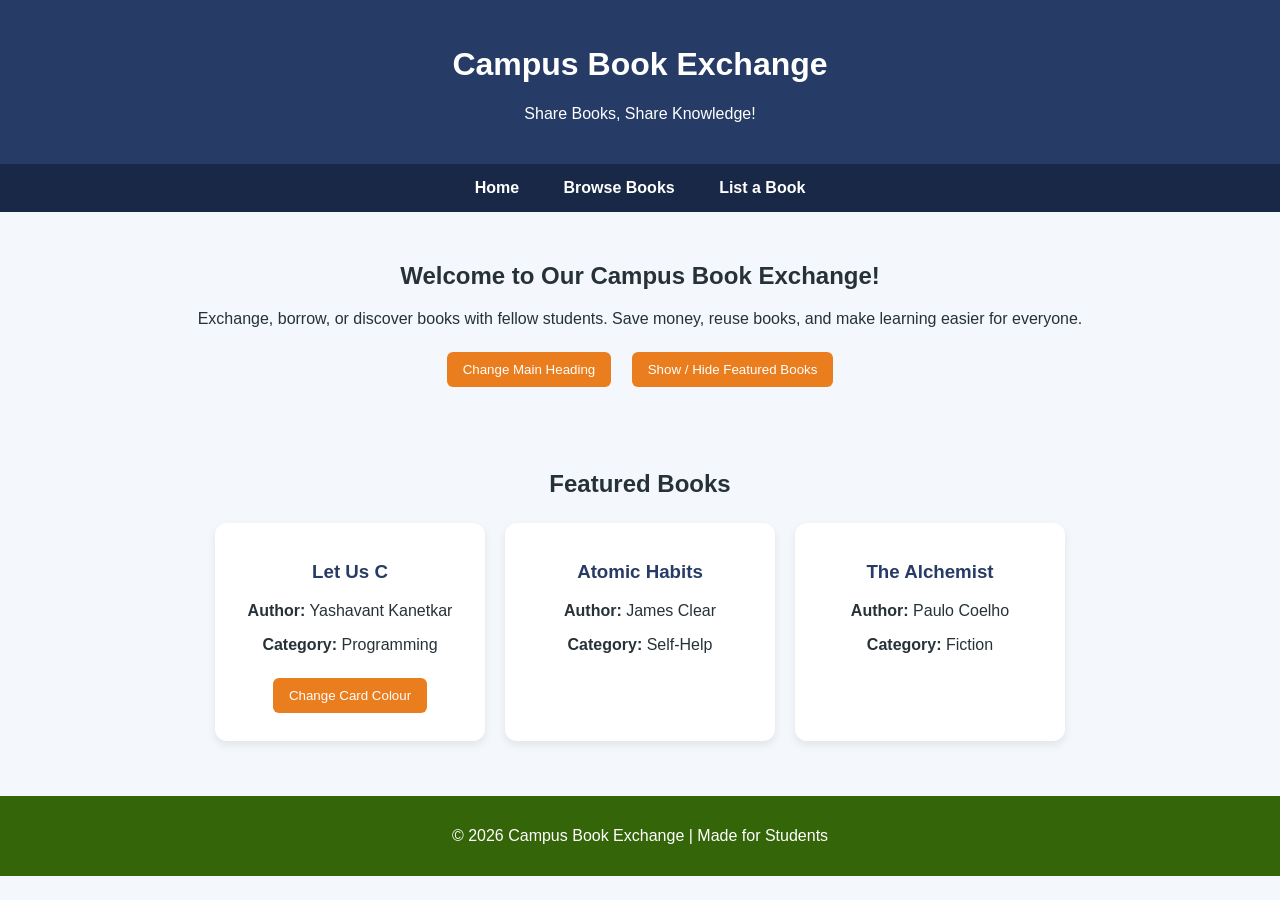
<file: index.html>
<!DOCTYPE html>
<html lang="en">
<head>
    <meta charset="UTF-8">
    <meta name="viewport" content="width=device-width, initial-scale=1.0">
    <title>Campus Book Exchange</title>

    <style>
        body {
            font-family: Arial, sans-serif;
            margin: 0;
            background-color: #f4f7fb;
            color: #263238;
        }

        header {
            background-color: #263b65;
            color: white;
            text-align: center;
            padding: 25px;
        }

        nav {
            background-color: #182846;
            padding: 15px;
            text-align: center;
        }

        nav a {
            color: white;
            text-decoration: none;
            margin: 0 20px;
            font-weight: bold;
        }

        nav a:hover {
            color: #ffd166;
        }

        .welcome {
            text-align: center;
            padding: 30px 15px;
        }

        button {
            padding: 10px 16px;
            margin: 8px;
            border: none;
            border-radius: 6px;
            background-color: #ea7d1d;
            color: white;
            cursor: pointer;
        }

        button:hover {
            background-color: #e78db8;
        }

        .books-section {
            padding: 25px;
            text-align: center;
        }

        .book-container {
            display: flex;
            justify-content: center;
            flex-wrap: wrap;
            gap: 20px;
            margin-top: 25px;
        }

        .book-card {
            background-color: white;
            width: 230px;
            padding: 20px;
            border-radius: 12px;
            box-shadow: 0 4px 10px #00000015;
            transition: 0.3s;
        }

        .book-card:hover {
            transform: translateY(-5px);
        }

        .book-card h3 {
            color: #263b65;
        }

        .highlight {
            background-color: #ffe8a3;
        }

        .hidden {
            display: none;
        }

        footer {
            text-align: center;
            background-color: #346508;
            color: white;
            padding: 15px;
            margin-top: 30px;
        }
    </style>
</head>

<body>

    <header>
        <h1 id="mainHeading">Campus Book Exchange</h1>
        <p>Share Books, Share Knowledge!</p>
    </header>

    <nav>
        <a href="index.html">Home</a>
        <a href="browse.html">Browse Books</a>
        <a href="list.html">List a Book</a>
    </nav>

    <section class="welcome">
        <h2>Welcome to Our Campus Book Exchange!</h2>

        <p>
            Exchange, borrow, or discover books with fellow students.
            Save money, reuse books, and make learning easier for everyone.
        </p>

        <button onclick="changeHeading()">
            Change Main Heading
        </button>

        <button onclick="toggleBooks()">
            Show / Hide Featured Books
        </button>
    </section>

    <section id="featuredBooks" class="books-section">
        <h2>Featured Books</h2>

        <div class="book-container">

            <div class="book-card" id="book1">
                <h3>Let Us C</h3>
                <p><b>Author:</b> Yashavant Kanetkar</p>
                <p><b>Category:</b> Programming</p>
                <button onclick="changeCardColor()">
                    Change Card Colour
                </button>
            </div>

            <div class="book-card">
                <h3>Atomic Habits</h3>
                <p><b>Author:</b> James Clear</p>
                <p><b>Category:</b> Self-Help</p>
            </div>

            <div class="book-card">
                <h3>The Alchemist</h3>
                <p><b>Author:</b> Paulo Coelho</p>
                <p><b>Category:</b> Fiction</p>
            </div>

        </div>
    </section>

    <footer>
        <p>© 2026 Campus Book Exchange | Made for Students</p>
    </footer>

    <script>
        function changeHeading() {
            document.getElementById("mainHeading").textContent =
                "Welcome to Your Reading Community!";
        }

        function changeCardColor() {
            document.getElementById("book1").classList.toggle("highlight");
        }

        function toggleBooks() {
            document.getElementById("featuredBooks").classList.toggle("hidden");
        }
    </script>

</body>
</html>
</file>
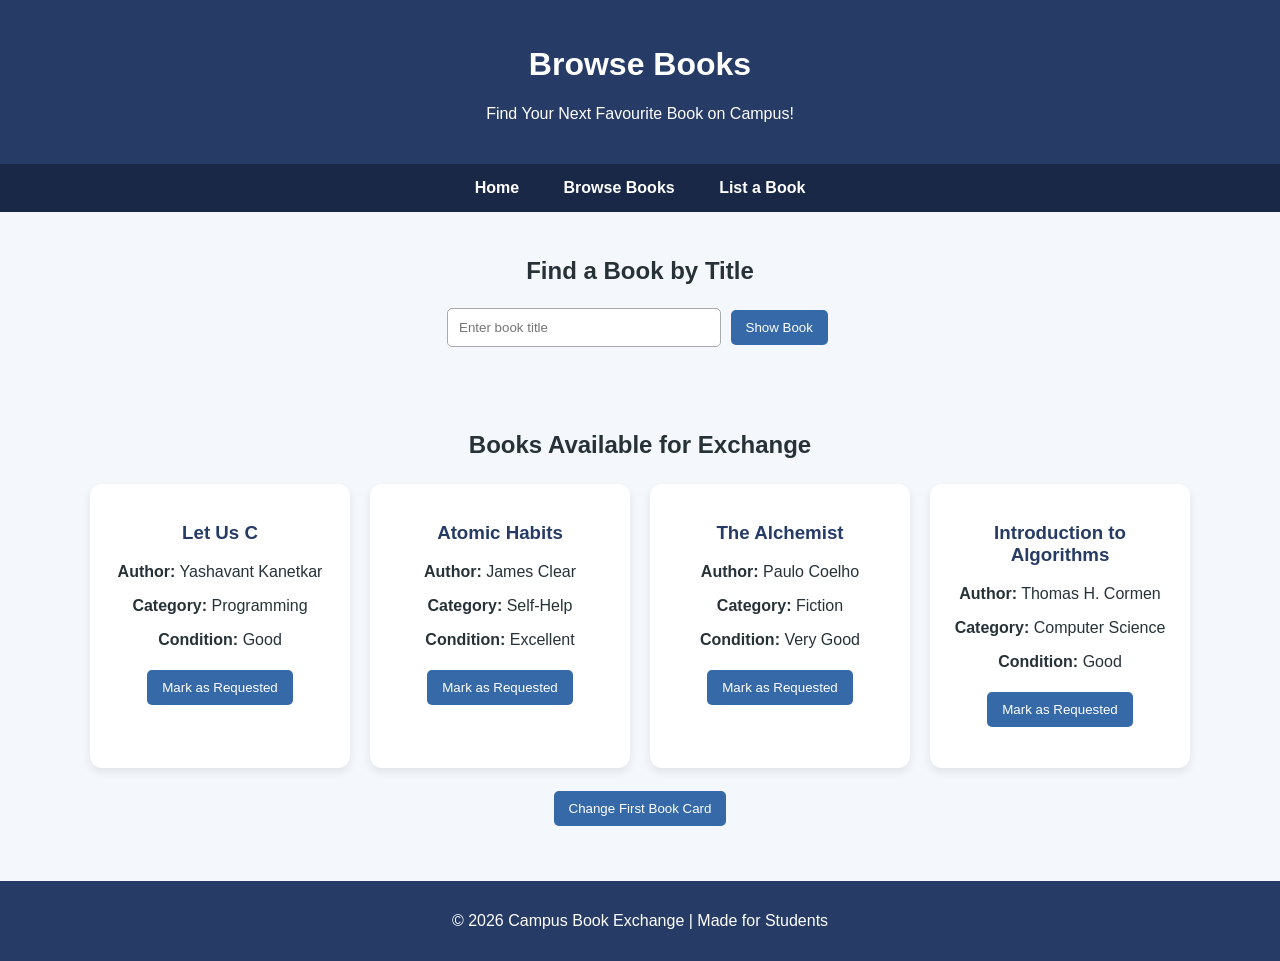
<file: books.html>
<!DOCTYPE html>
<html lang="en">
<head>
    <meta charset="UTF-8">
    <meta name="viewport" content="width=device-width, initial-scale=1.0">
    <title>Browse Books - Campus Book Exchange</title>

    <style>
        body {
            font-family: Arial, sans-serif;
            margin: 0;
            background-color: #f4f7fb;
            color: #263238;
        }

        header {
            background-color: #263b65;
            color: white;
            text-align: center;
            padding: 25px;
        }

        nav {
            background-color: #182846;
            padding: 15px;
            text-align: center;
        }

        nav a {
            color: white;
            text-decoration: none;
            margin: 0 20px;
            font-weight: bold;
        }

        nav a:hover {
            color: #ffd166;
        }

        .search-section {
            text-align: center;
            padding: 25px;
        }

        input {
            padding: 11px;
            width: 250px;
            max-width: 80%;
            border: 1px solid #aaa;
            border-radius: 5px;
        }

        button {
            padding: 10px 15px;
            margin: 5px;
            border: none;
            border-radius: 5px;
            background-color: #3569a8;
            color: white;
            cursor: pointer;
        }

        button:hover {
            background-color: #244a78;
        }

        .books-section {
            padding: 20px;
            text-align: center;
        }

        .book-container {
            display: flex;
            justify-content: center;
            flex-wrap: wrap;
            gap: 20px;
            margin-top: 25px;
        }

        .book-card {
            background-color: white;
            width: 220px;
            padding: 20px;
            border-radius: 12px;
            box-shadow: 0 4px 10px #00000015;
            transition: 0.3s;
        }

        .book-card h3 {
            color: #263b65;
        }

        .changed {
            background-color: #d9f7e8;
            border: 2px solid #229954;
        }

        .message {
            color: #187744;
            font-weight: bold;
            margin-top: 15px;
        }

        footer {
            background-color: #263b65;
            color: white;
            text-align: center;
            padding: 15px;
            margin-top: 30px;
        }
    </style>
</head>

<body>

    <header>
        <h1>Browse Books</h1>
        <p>Find Your Next Favourite Book on Campus!</p>
    </header>

    <nav>
        <a href="index.html">Home</a>
        <a href="books.html">Browse Books</a>
        <a href="list.html">List a Book</a>
    </nav>

    <!-- Search book by title -->
    <section class="search-section">
        <h2>Find a Book by Title</h2>

        <input type="text" id="bookTitle"
               placeholder="Enter book title">

        <button onclick="showBook()">Show Book</button>

        <p id="displayBook"></p>
        <p id="titleMessage" class="message"></p>
    </section>

    <!-- Available books -->
    <section class="books-section">
        <h2>Books Available for Exchange</h2>

        <div class="book-container">

            <div class="book-card" id="book1">
                <h3>Let Us C</h3>
                <p><b>Author:</b> Yashavant Kanetkar</p>
                <p><b>Category:</b> Programming</p>
                <p><b>Condition:</b> Good</p>

                <button onclick="requestBook(this)">
                    Mark as Requested
                </button>

                <p class="message"></p>
            </div>

            <div class="book-card" id="book2">
                <h3>Atomic Habits</h3>
                <p><b>Author:</b> James Clear</p>
                <p><b>Category:</b> Self-Help</p>
                <p><b>Condition:</b> Excellent</p>

                <button onclick="requestBook(this)">
                    Mark as Requested
                </button>

                <p class="message"></p>
            </div>

            <div class="book-card" id="book3">
                <h3>The Alchemist</h3>
                <p><b>Author:</b> Paulo Coelho</p>
                <p><b>Category:</b> Fiction</p>
                <p><b>Condition:</b> Very Good</p>

                <button onclick="requestBook(this)">
                    Mark as Requested
                </button>

                <p class="message"></p>
            </div>

            <div class="book-card" id="book4">
                <h3>Introduction to Algorithms</h3>
                <p><b>Author:</b> Thomas H. Cormen</p>
                <p><b>Category:</b> Computer Science</p>
                <p><b>Condition:</b> Good</p>

                <button onclick="requestBook(this)">
                    Mark as Requested
                </button>

                <p class="message"></p>
            </div>

        </div>

        <br>

        <button onclick="changeCard()">
            Change First Book Card
        </button>
    </section>

    <footer>
        <p>© 2026 Campus Book Exchange | Made for Students</p>
    </footer>

    <script>
        // Mark a book as requested
        function requestBook(button) {
            button.textContent = "Request Sent";
            button.disabled = true;

            let card = button.parentElement;
            let message = card.querySelector(".message");

            message.textContent =
                "Your request has been sent successfully!";
        }

        // Display the entered book title
        function showBook() {
            let title =
                document.getElementById("bookTitle").value.trim();

            let display =
                document.getElementById("displayBook");

            let message =
                document.getElementById("titleMessage");

            if (title === "") {
                display.textContent = "";
                message.textContent =
                    "Please enter a book title first.";
                return;
            }

            display.textContent = "Book Title: " + title;

            message.textContent =
                "Book title submitted successfully!";
        }

        // Change the appearance of the first book card
        function changeCard() {
            document.getElementById("book1")
                .classList.toggle("changed");
        }
    </script>

</body>
</html>
</file>
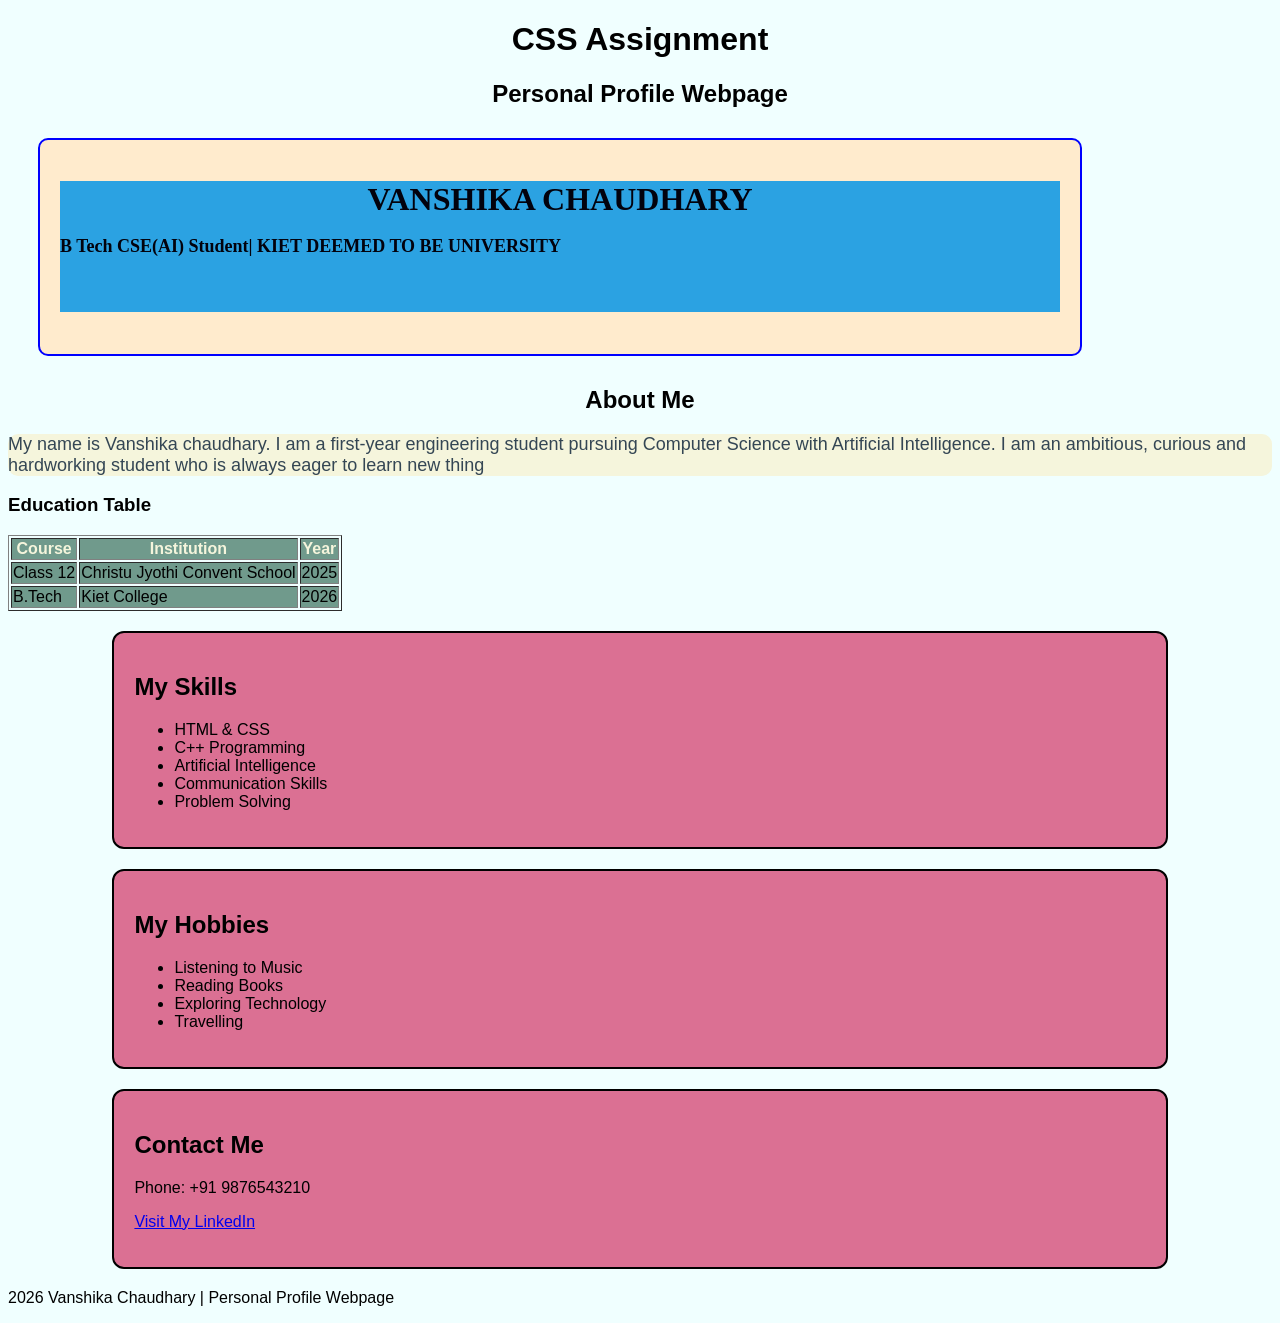
<file: css.assignment.html>
<!DOCTYPE html>
<html lang="en">
<head>
    <meta charset="UTF-8">
    <meta name="viewport" content="width=device-width, initial-scale=1.0">
    <title>Document</title>
</head>
<body style="background-color: azure; font-family: 'Lucida Sans', 'Lucida Sans Regular', 'Lucida Grande', 'Lucida Sans Unicode', Geneva, Verdana, sans-serif;">
    <H1><strong><center>CSS Assignment</center></strong></H1>
     <h2><center>Personal Profile Webpage</center></h2>
    <div style="display: block ; background-color: blanchedalmond; width: 1000px; padding: 20px; margin: 30px; border: 2px solid blue; border-radius: 10px; text-align: centre">
        <h1 style="color:  rgb(2, 2, 13);background-color: rgb(43, 162, 226); font-family: Cambria, Cochin, Georgia, Times, 'Times New Roman', serif; ">
       <center>VANSHIKA CHAUDHARY</center> 
      <p style="font-size: 18px;""<center>B Tech CSE(AI) Student| KIET DEEMED TO  BE UNIVERSITY</center></p> 
    <br></h1>
    <style>
        .section {
        display: block;
        width:80%;
        margin:20px auto;
        padding: 20px;
        background-color: palevioletred;
        border: 2px solid;
        border-radius: 12px;
     }
    th{
        background-color: rgb(112, 154, 140);
        color: beige;
    }
    td{
        background-color: rgb(112, 154, 140); ;
    }

    </style>
    </div>
        
      <div><h2> <center>About Me</center></h2>
      <p style=" display:block ;color: rgb(52, 70, 84); font-size: 18px; background-color: beige; font-family: Arial, Helvetica, sans-serif; border-radius:10px ;">My name is Vanshika chaudhary. I am a first-year engineering student pursuing Computer Science with Artificial Intelligence. I am an ambitious, curious and hardworking student who is always eager to learn new thing </p>
      </div>
        <h3><strong>Education Table</strong></h3>
     <table border="solid">
        <div style = "color:rgb(0, 255, 195); font-size: 18px; background-color: rgb(142, 43, 60);"></div>
        <th>Course</th>
        <th>Institution</th>
        <th>Year</th>
        <tr>
            <td>Class 12</td>
            <td>Christu Jyothi Convent School</td>
            <td>2025</td>
        </tr>
        <tc >
            <td>B.Tech </td>
            <td>Kiet College</td>
            <td>2026</td>
        </tc>
     </table>
        <div class="section">
        <h2>My Skills</h2>

        <ul class="list">
            <li>HTML & CSS</li>
            <li>C++ Programming</li>
            <li>Artificial Intelligence</li>
            <li>Communication Skills</li>
            <li>Problem Solving</li>
        </ul>
    </div>

    
    <div class="section">
        <h2>My Hobbies</h2>

        <ul class="list">
            <li>Listening to Music</li>
            <li>Reading Books</li>
            <li>Exploring Technology</li>
            <li>Travelling</li>
        </ul>
    </div>

    
    <div id="contact" class="section">
        <h2>Contact Me</h2>

        <p>
        
            <a href="mailto:vanshika@example.com">
            
            </a>
        </p>

        <p> Phone: +91 9876543210</p>

        <p>
    
            <a href="https://www.linkedin.com/" target="_blank">
                Visit My LinkedIn
            </a>
        </p>
    </div>

    
    <footer>
        <p>2026 Vanshika Chaudhary | Personal Profile Webpage</p>
    </footer>


        

   
    
</body>
</html>
</file>
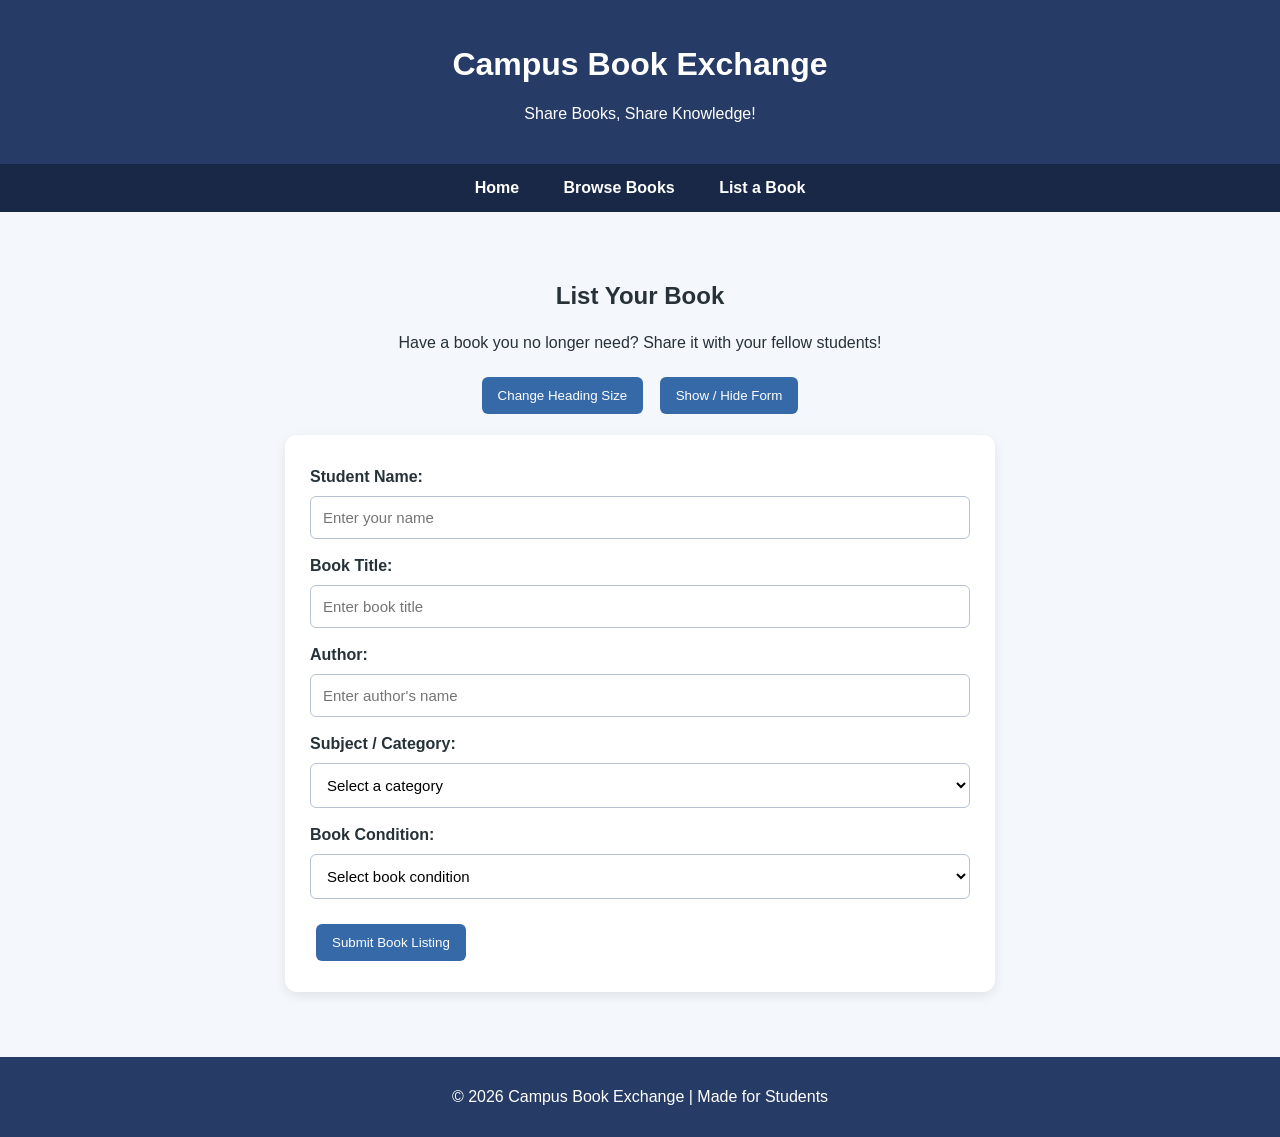
<file: List-book.html>
<!DOCTYPE html>
<html lang="en">
<head>
    <meta charset="UTF-8">
    <meta name="viewport" content="width=device-width, initial-scale=1.0">
    <title>List a Book - Campus Book Exchange</title>
    <link rel="stylesheet" href="style.css">
    <script src="script.js" defer></script>
</head>

<body>

    <header>
        <h1>Campus Book Exchange</h1>
        <p>Share Books, Share Knowledge!</p>
    </header>

    <nav>
        <a href="index.html">Home</a>
        <a href="books.html">Browse Books</a>
        <a href="list-book.html">List a Book</a>
    </nav>

    <main class="form-page">

        <h2 id="formHeading">List Your Book</h2>

        <p class="intro">
            Have a book you no longer need? Share it with your fellow students!
        </p>

        <div class="form-buttons">
            <button type="button" onclick="changeFormHeading()">
                Change Heading Size
            </button>

            <button type="button" onclick="toggleListingForm()">
                Show / Hide Form
            </button>
        </div>

        <div class="form-container" id="formContainer">

            <form id="bookForm" onsubmit="submitListing(event)">

                <label for="studentName">Student Name:</label>
                <input type="text" id="studentName"
                       placeholder="Enter your name">

                <label for="listingTitle">Book Title:</label>
                <input type="text" id="listingTitle"
                       placeholder="Enter book title">

                <label for="author">Author:</label>
                <input type="text" id="author"
                       placeholder="Enter author's name">

                <label for="category">Subject / Category:</label>
                <select id="category">
                    <option value="">Select a category</option>
                    <option value="Programming">Programming</option>
                    <option value="Computer Science">Computer Science</option>
                    <option value="Mathematics">Mathematics</option>
                    <option value="Science">Science</option>
                    <option value="Fiction">Fiction</option>
                    <option value="Self-Help">Self-Help</option>
                    <option value="Other">Other</option>
                </select>

                <label for="condition">Book Condition:</label>
                <select id="condition">
                    <option value="">Select book condition</option>
                    <option value="Excellent">Excellent</option>
                    <option value="Very Good">Very Good</option>
                    <option value="Good">Good</option>
                    <option value="Fair">Fair</option>
                </select>

                <button type="submit">Submit Book Listing</button>

            </form>

        </div>

        <div id="formMessage" class="message" aria-live="polite"></div>

    </main>

    <footer>
        <p>© 2026 Campus Book Exchange | Made for Students</p>
    </footer>

</body>
</html>
</file>
<file: style.css>
/* General page styling */
* {
    box-sizing: border-box;
}

body {
    font-family: Arial, sans-serif;
    margin: 0;
    background-color: #f4f7fb;
    color: #263238;
}

/* Header */
header {
    background-color: #263b65;
    color: white;
    text-align: center;
    padding: 25px;
}

/* Common navigation */
nav {
    background-color: #182846;
    padding: 15px;
    text-align: center;
}

nav a {
    color: white;
    text-decoration: none;
    margin: 0 20px;
    font-weight: bold;
}

nav a:hover {
    color: #ffd166;
}

/* Buttons */
button {
    padding: 11px 16px;
    margin: 6px;
    border: none;
    border-radius: 6px;
    background-color: #3569a8;
    color: white;
    cursor: pointer;
}

button:hover {
    background-color: #244a78;
}

button:disabled {
    background-color: #718096;
    cursor: not-allowed;
}

/* Home and browse page sections */
.welcome,
.search-section {
    text-align: center;
    padding: 25px;
}

.books-section {
    padding: 25px;
    text-align: center;
}

.book-container {
    display: flex;
    justify-content: center;
    flex-wrap: wrap;
    gap: 20px;
    margin-top: 25px;
}

.book-card {
    background-color: white;
    width: 250px;
    padding: 20px;
    border-radius: 12px;
    box-shadow: 0 4px 10px #00000015;
    transition: 0.3s;
}

.book-card h3 {
    color: #263b65;
}

.book-card:hover {
    transform: translateY(-4px);
}

.highlight {
    background-color: #ffe8a3;
}

.changed {
    background-color: #d9f7e8;
    border: 2px solid #229954;
}

.hidden {
    display: none;
}

/* Search input */
input {
    padding: 11px;
    border: 1px solid #aaa;
    border-radius: 5px;
}

/* List a Book page */
.form-page {
    max-width: 750px;
    margin: 30px auto;
    padding: 20px;
    text-align: center;
}

.intro {
    line-height: 1.6;
}

.form-buttons {
    margin: 15px 0;
}

.form-container {
    background-color: white;
    padding: 25px;
    border-radius: 12px;
    box-shadow: 0 4px 12px #00000015;
    text-align: left;
}

#bookForm {
    display: flex;
    flex-direction: column;
    gap: 10px;
}

#bookForm label {
    font-weight: bold;
    margin-top: 8px;
}

#bookForm input,
#bookForm select {
    width: 100%;
    padding: 12px;
    border: 1px solid #b7c2d0;
    border-radius: 6px;
    background-color: white;
    font-size: 15px;
}

#bookForm button {
    margin-top: 15px;
    align-self: flex-start;
}

.message {
    color: #187744;
    font-weight: bold;
    margin-top: 15px;
    line-height: 1.5;
}

.error {
    color: #c62828;
}

/* Footer */
footer {
    background-color: #263b65;
    color: white;
    text-align: center;
    padding: 15px;
    margin-top: 30px;
}

/* Small screens */
@media (max-width: 600px) {
    nav a {
        display: inline-block;
        margin: 8px;
    }

    .form-page {
        margin: 15px auto;
        padding: 15px;
    }

    .book-card {
        width: 100%;
        max-width: 350px;
    }
}
</file>
